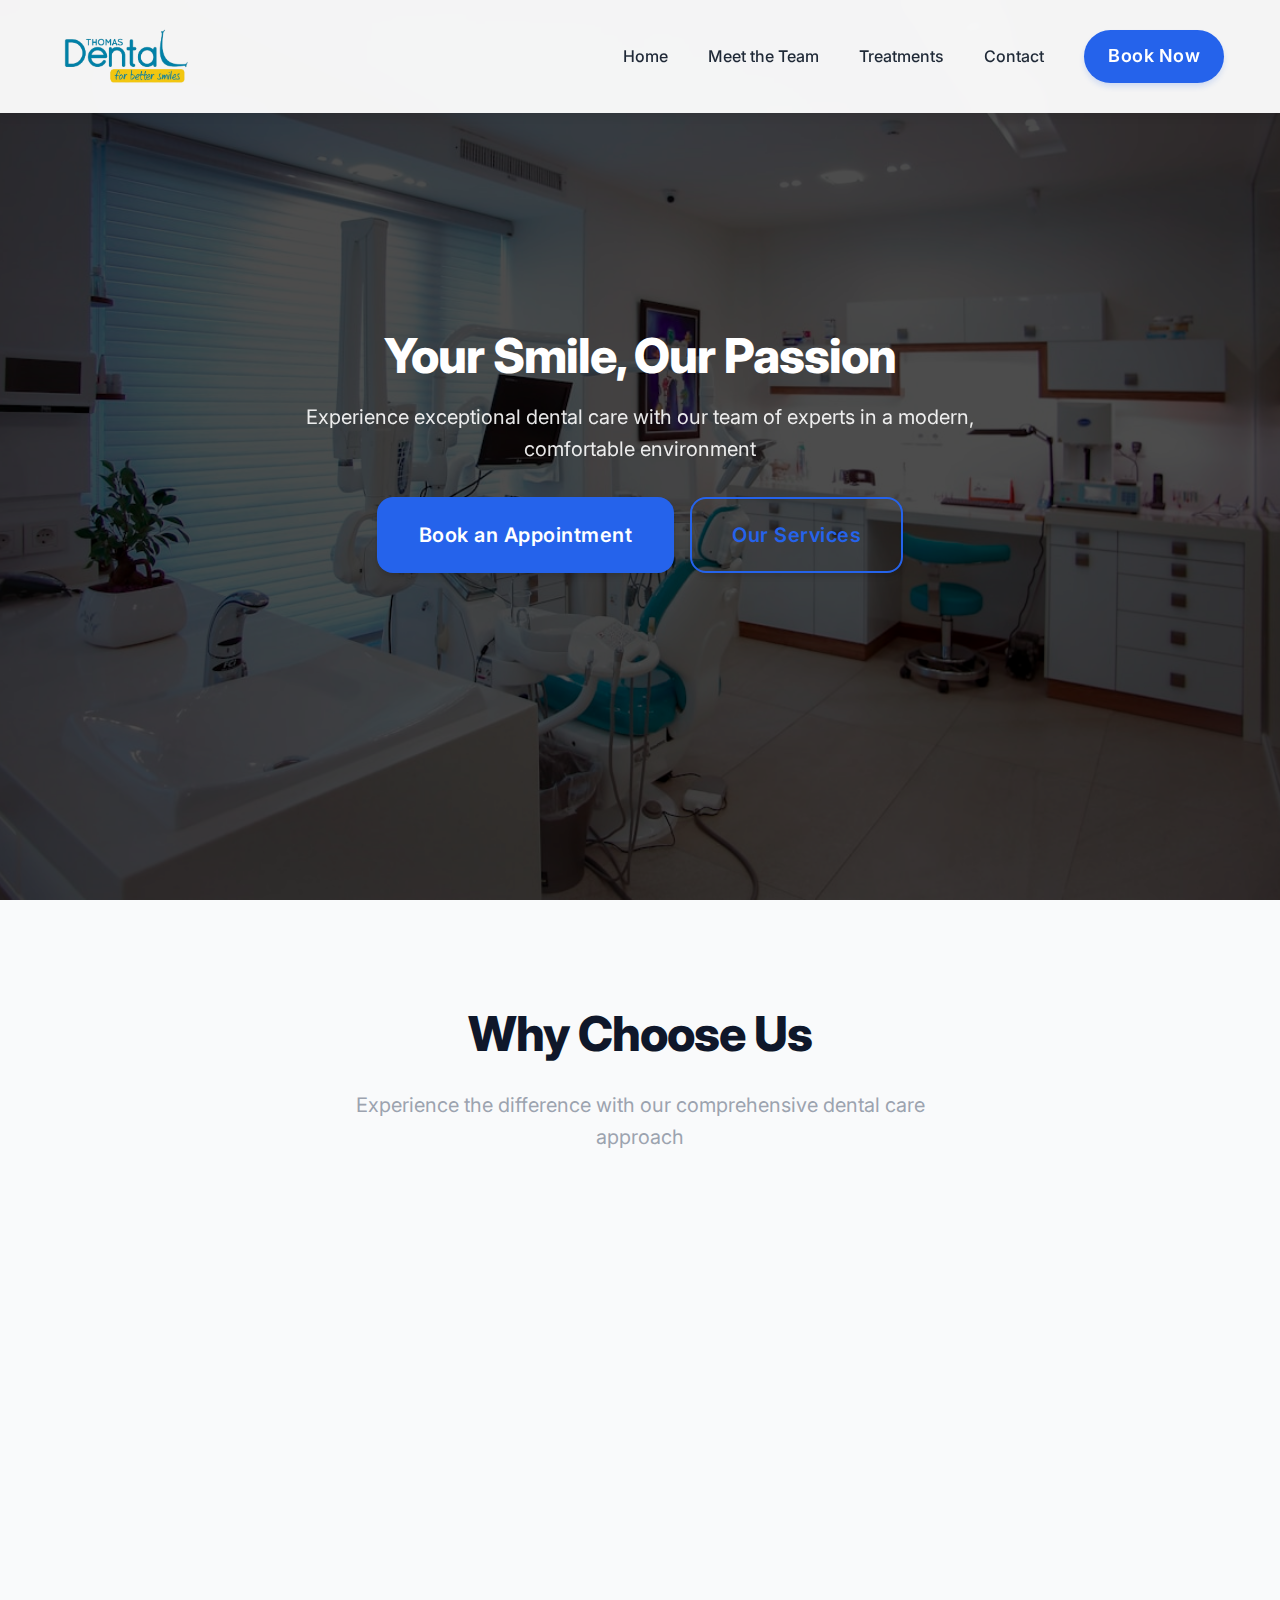
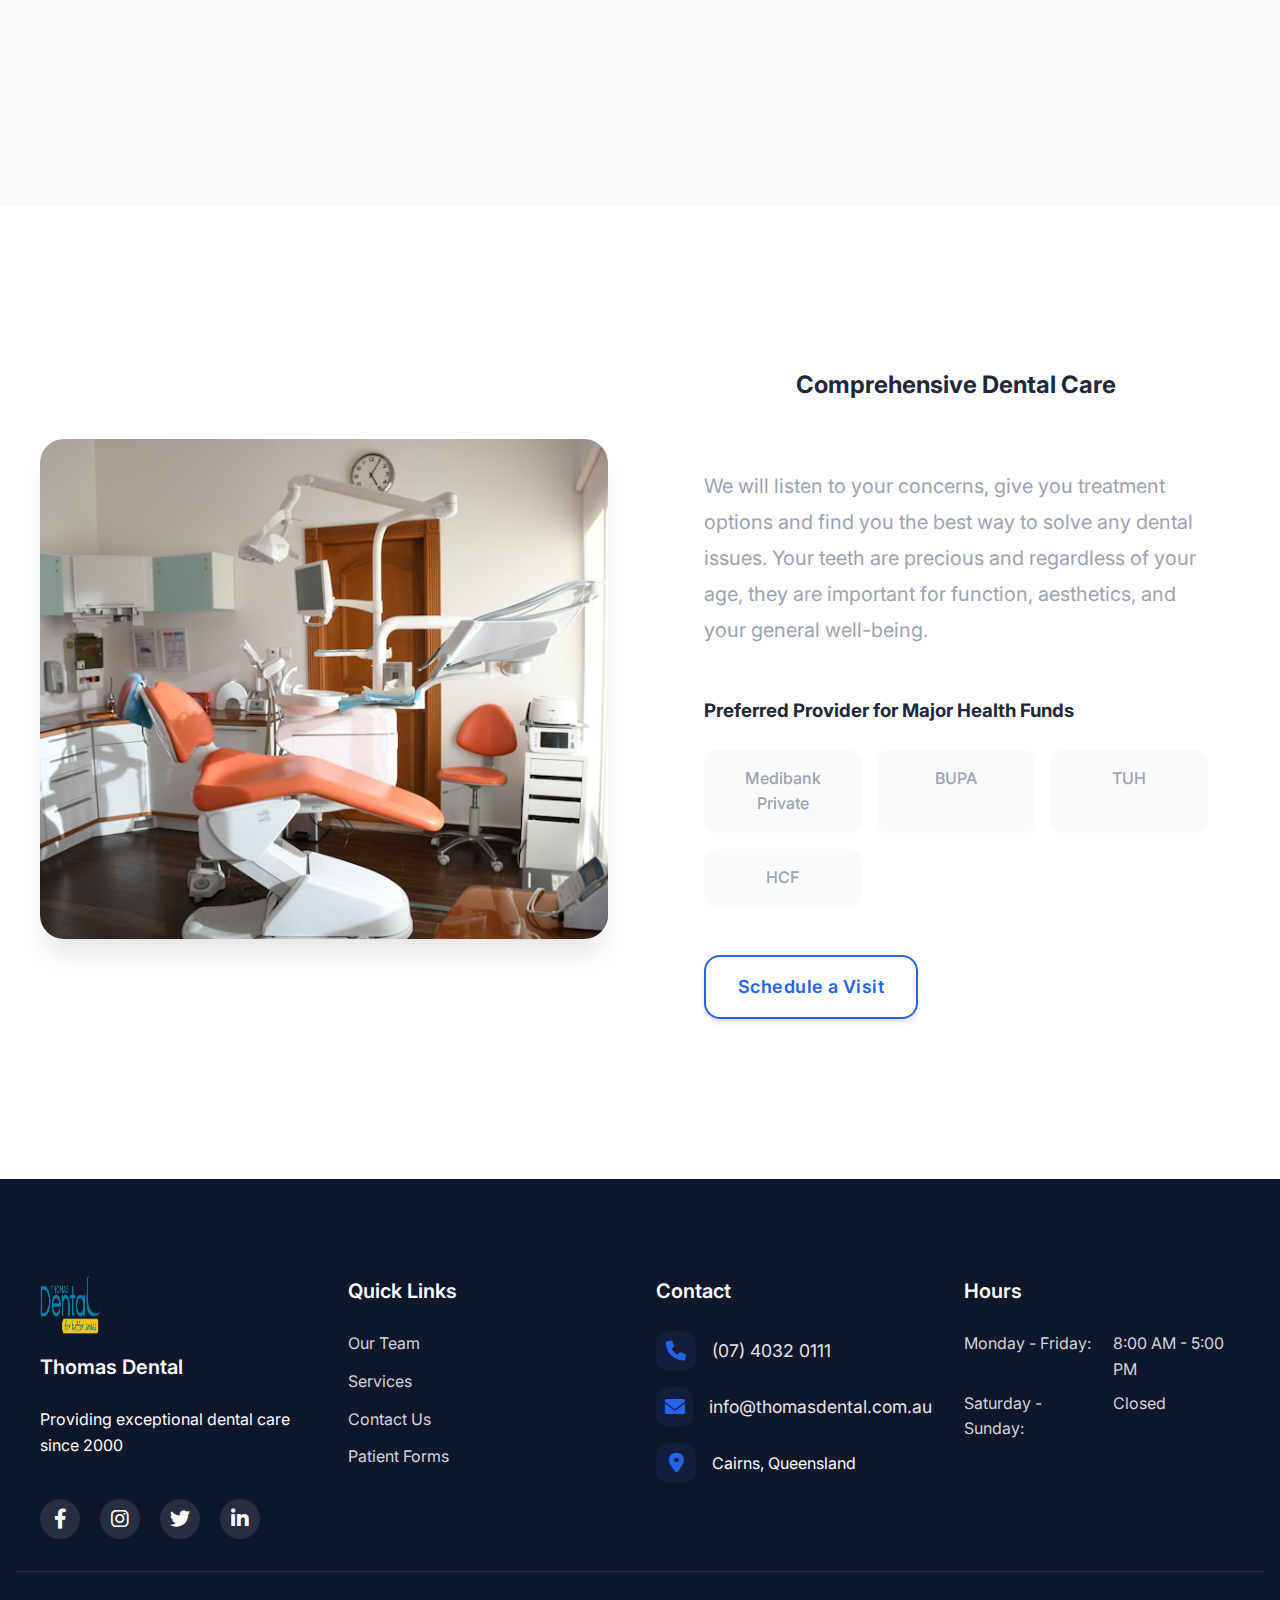
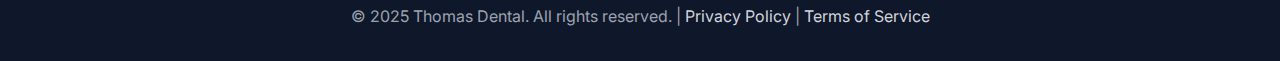
<file: index.html>
<!DOCTYPE html>
<html lang="en">
<head>
    <meta charset="UTF-8">
    <meta name="viewport" content="width=device-width, initial-scale=1.0">
    <title>Thomas Dental - Quality Dental Care</title>
    <meta name="description" content="Thomas Dental provides exceptional quality and comfortable dental care in Cairns. Book your appointment today!">
    <link rel="stylesheet" href="css/style.css">
    <link href="https://fonts.googleapis.com/css2?family=Inter:wght@300;400;500;600;700;800&display=swap" rel="stylesheet">
    <link rel="stylesheet" href="https://cdnjs.cloudflare.com/ajax/libs/font-awesome/6.0.0/css/all.min.css">
    <link rel="icon" type="image/png" href="logo-removebg-preview.png">
    <link rel="stylesheet" href="https://unpkg.com/aos@next/dist/aos.css" />
</head>
<body>
    <!-- Navigation -->
    <nav class="navbar">
        <div class="nav-container">
            <a href="index.html" class="logo">
                <img src="logo-removebg-preview.png" alt="Thomas Dental Logo">
                
            </a>
            <div class="nav-links">
                <a href="index.html" class="active">Home</a>
                <a href="team.html">Meet the Team</a>
                <a href="treatments.html">Treatments</a>
                <a href="contact.html">Contact</a>
                <a href="tel:+0740320111" class="btn">Book Now</a>
            </div>
            <button class="mobile-menu-btn" aria-label="Toggle menu">☰</button>
        </div>
    </nav>

    <!-- Hero Section -->
    <section class="hero">
        <div class="hero-content">
            <h1>Your Smile, Our Passion</h1>
            <p>Experience exceptional dental care with our team of experts in a modern, comfortable environment</p>
            <div class="btn-group">
                <a href="contact.html" class="btn btn-large">Book an Appointment</a>
                <a href="treatments.html" class="btn btn-outline btn-large">Our Services</a>
            </div>
        </div>
    </section>

    <!-- Features Section -->
    <section class="features">
        <div class="section-title">
            <h2>Why Choose Us</h2>
            <p>Experience the difference with our comprehensive dental care approach</p>
        </div>
        <div class="features-grid">
            <div class="feature-card" data-aos="fade-up" data-aos-delay="100">
                <img src="images/general-dentistry.jpg" alt="Expert Team" class="feature-image">
                <h3>Expert Team</h3>
                <p>Our highly qualified dentists and hygienists provide exceptional quality care with the latest dental technology.</p>
            </div>
            <div class="feature-card" data-aos="fade-up" data-aos-delay="100">
                <img src="images/cosmetic-dentistry.jpg" alt="Modern Practice" class="feature-image">
                <h3>Modern Practice</h3>
                <p>State-of-the-art facilities to make your visit as enjoyable and rewarding as possible.</p>
            </div>
            <div class="feature-card" data-aos="fade-up" data-aos-delay="100">
                <img src="images/root-canal.jpg" alt="Years of Experience" class="feature-image">
                <h3>20+ Years Experience</h3>
                <p>Providing excellent dental care to the Cairns community for over two decades.</p>
            </div>
        </div>
    </section>

    <!-- About Section -->
    <section class="about">
        <div class="about-grid">
            <div class="about-image">
                <img src="images/dental-implants.jpg" alt="Modern Dental Care" class="rounded-image">
            </div>
            <div class="about-content">
                <h2 class="section-title">Comprehensive Dental Care</h2>
                <p class="lead-text">We will listen to your concerns, give you treatment options and find you the best way to solve any dental issues. Your teeth are precious and regardless of your age, they are important for function, aesthetics, and your general well-being.</p>
                <div class="health-funds">
                    <h3>Preferred Provider for Major Health Funds</h3>
                    <div class="fund-logos">
                        <div class="fund-card">Medibank Private</div>
                        <div class="fund-card">BUPA</div>
                        <div class="fund-card">TUH</div>
                        <div class="fund-card">HCF</div>
                    </div>
                </div>
                <a href="contact.html" class="btn btn-outline">Schedule a Visit</a>
            </div>
        </div>
    </section>

    <!-- Footer -->
    <footer class="footer">
        <div class="footer-content">
            <div class="footer-section brand">
                <img src="logo-removebg-preview.png" alt="Thomas Dental Logo" class="footer-logo">
                <h3>Thomas Dental</h3>
                <p>Providing exceptional dental care since 2000</p>
                <div class="social-links">
                    <a href="#" aria-label="Facebook"><i class="fab fa-facebook-f"></i></a>
                    <a href="#" aria-label="Instagram"><i class="fab fa-instagram"></i></a>
                    <a href="#" aria-label="Twitter"><i class="fab fa-twitter"></i></a>
                    <a href="#" aria-label="LinkedIn"><i class="fab fa-linkedin-in"></i></a>
                </div>
            </div>
            <div class="footer-section">
                <h3>Quick Links</h3>
                <nav class="footer-nav">
                    <a href="team.html">Our Team</a>
                    <a href="treatments.html">Services</a>
                    <a href="contact.html">Contact Us</a>
                    <a href="#">Patient Forms</a>
                </nav>
            </div>
            <div class="footer-section">
                <h3>Contact</h3>
                <p><i class="fas fa-phone"></i> <a href="tel:+0740320111">(07) 4032 0111</a></p>
                <p><i class="fas fa-envelope"></i> <a href="mailto:info@thomasdental.com.au">info@thomasdental.com.au</a></p>
                <p><i class="fas fa-map-marker-alt"></i> Cairns, Queensland</p>
            </div>
            <div class="footer-section">
                <h3>Hours</h3>
                <div class="hours-grid">
                    <span>Monday - Friday:</span>
                    <span>8:00 AM - 5:00 PM</span>
                    <span>Saturday - Sunday:</span>
                    <span>Closed</span>
                </div>
            </div>
        </div>
        <div class="footer-bottom">
            <p>&copy; 2025 Thomas Dental. All rights reserved. | <a href="#">Privacy Policy</a> | <a href="#">Terms of Service</a></p>
        </div>
    </footer>

    <script src="js/main.js"></script>
    <script src="https://unpkg.com/aos@next/dist/aos.js"></script>
    <script>
        AOS.init({
            duration: 800,
            once: true
        });
    </script>
</body>
</html>
</file>
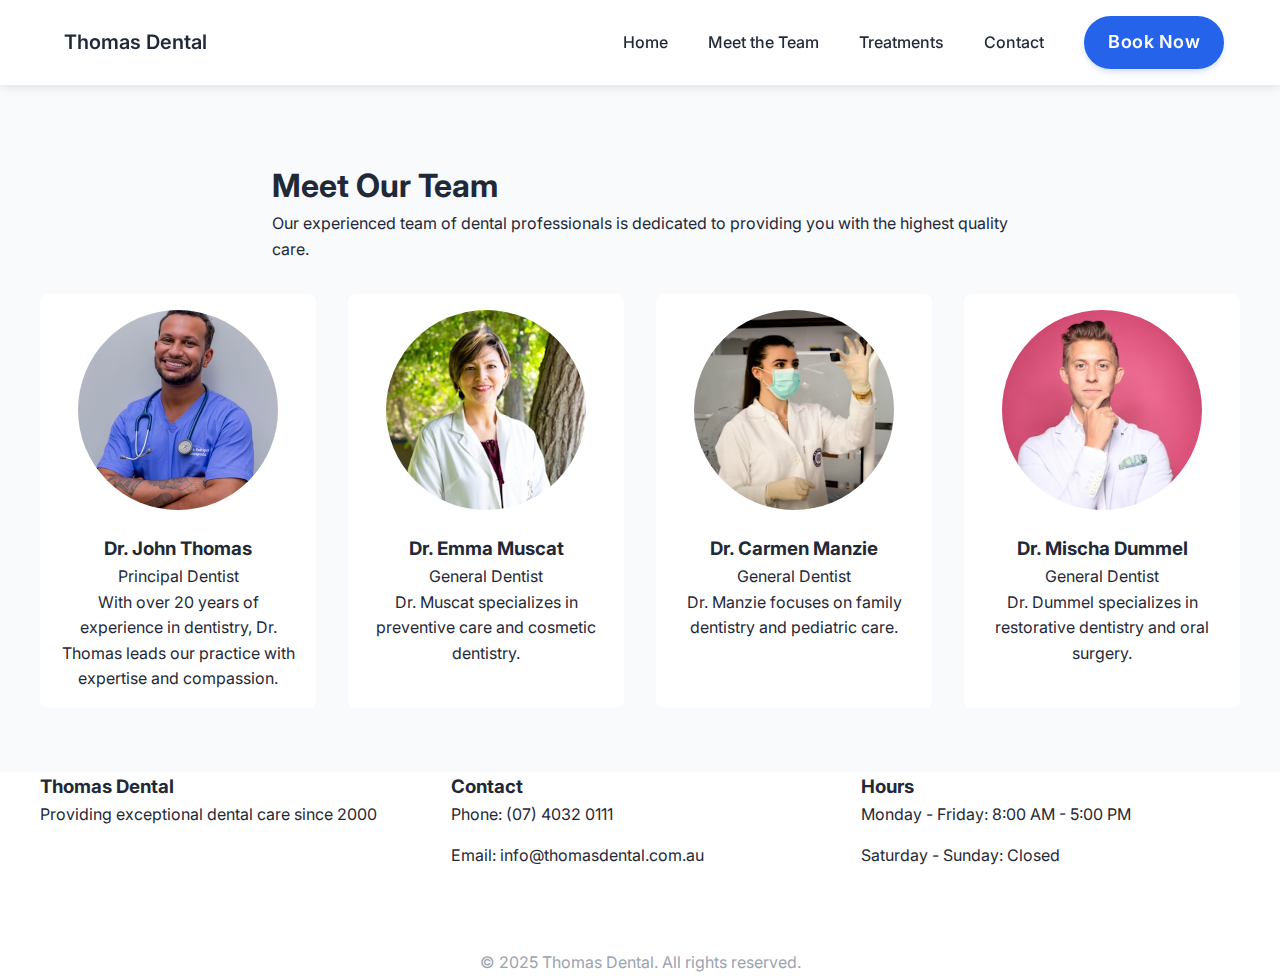
<file: team.html>
<!DOCTYPE html>
<html lang="en">
<head>
    <meta charset="UTF-8">
    <meta name="viewport" content="width=device-width, initial-scale=1.0">
    <title>Meet the Team - Thomas Dental</title>
    <link rel="stylesheet" href="css/style.css">
    <link href="https://fonts.googleapis.com/css2?family=Inter:wght@400;500;600;700&display=swap" rel="stylesheet">
</head>
<body>
    <!-- Navigation -->
    <nav class="navbar">
        <div class="nav-container">
            <a href="index.html" class="logo">Thomas Dental</a>
            <div class="nav-links">
                <a href="index.html">Home</a>
                <a href="team.html">Meet the Team</a>
                <a href="treatments.html">Treatments</a>
                <a href="contact.html">Contact</a>
                <a href="tel:+0740320111" class="btn">Book Now</a>
            </div>
            <button class="mobile-menu-btn">☰</button>
        </div>
    </nav>

    <!-- Team Section -->
    <section class="team">
        <div class="hero-content" style="padding-top: 6rem;">
            <h1>Meet Our Team</h1>
            <p>Our experienced team of dental professionals is dedicated to providing you with the highest quality care.</p>
        </div>
        <div class="team-grid">
            <div class="team-member">
                <img src="images/dr-john-thomas.jpg" alt="Dr. John Thomas">
                <h3>Dr. John Thomas</h3>
                <p>Principal Dentist</p>
                <p>With over 20 years of experience in dentistry, Dr. Thomas leads our practice with expertise and compassion.</p>
            </div>
            <div class="team-member">
                <img src="images/dr-emma-muscat.jpg" alt="Dr. Emma Muscat">
                <h3>Dr. Emma Muscat</h3>
                <p>General Dentist</p>
                <p>Dr. Muscat specializes in preventive care and cosmetic dentistry.</p>
            </div>
            <div class="team-member">
                <img src="images/dr-carmen-manzie.jpg" alt="Dr. Carmen Manzie">
                <h3>Dr. Carmen Manzie</h3>
                <p>General Dentist</p>
                <p>Dr. Manzie focuses on family dentistry and pediatric care.</p>
            </div>
            <div class="team-member">
                <img src="images/dr-mischa-dummel.jpg" alt="Dr. Mischa Dummel">
                <h3>Dr. Mischa Dummel</h3>
                <p>General Dentist</p>
                <p>Dr. Dummel specializes in restorative dentistry and oral surgery.</p>
            </div>
        </div>
    </section>

    <!-- Footer -->
    <footer>
        <div class="footer-content">
            <div class="footer-section">
                <h3>Thomas Dental</h3>
                <p>Providing exceptional dental care since 2000</p>
            </div>
            <div class="footer-section">
                <h3>Contact</h3>
                <p>Phone: (07) 4032 0111</p>
                <p>Email: info@thomasdental.com.au</p>
            </div>
            <div class="footer-section">
                <h3>Hours</h3>
                <p>Monday - Friday: 8:00 AM - 5:00 PM</p>
                <p>Saturday - Sunday: Closed</p>
            </div>
        </div>
        <div class="footer-bottom">
            <p>&copy; 2025 Thomas Dental. All rights reserved.</p>
        </div>
    </footer>

    <script src="js/main.js"></script>
</body>
</html>
</file>
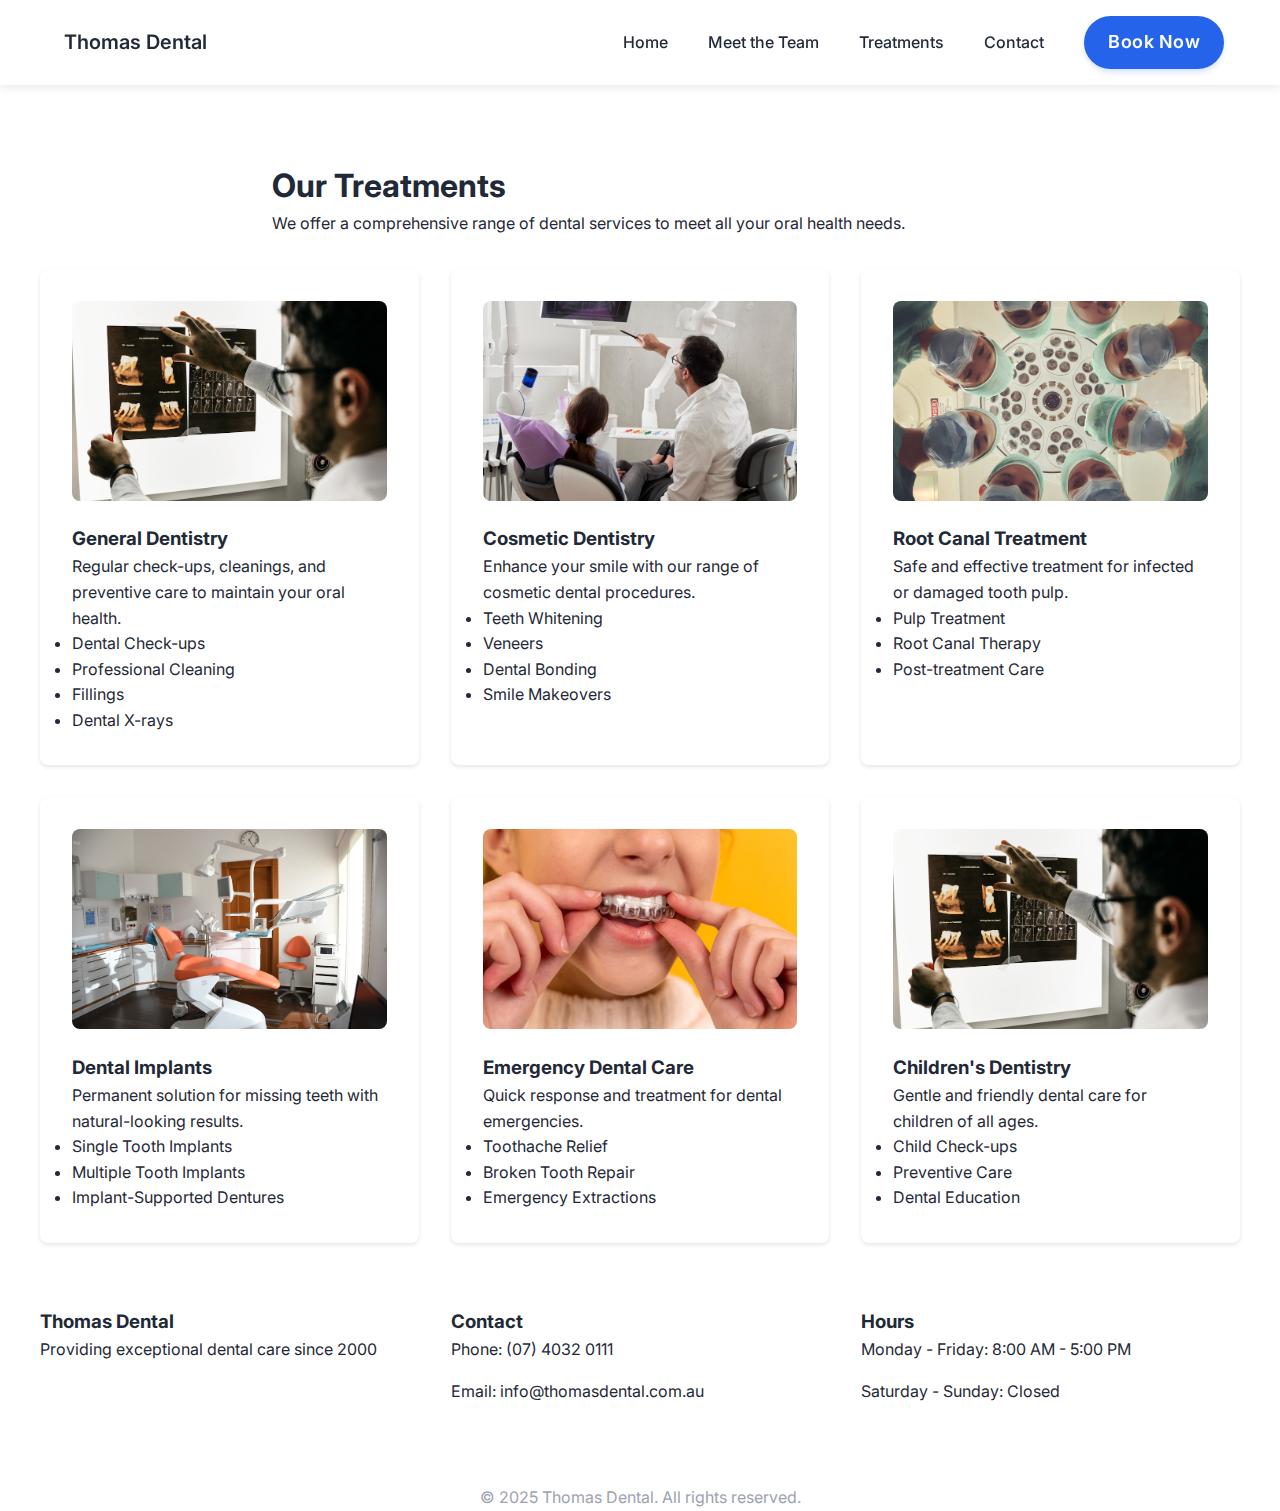
<file: treatments.html>
<!DOCTYPE html>
<html lang="en">
<head>
    <meta charset="UTF-8">
    <meta name="viewport" content="width=device-width, initial-scale=1.0">
    <title>Treatments - Thomas Dental</title>
    <link rel="stylesheet" href="css/style.css">
    <link href="https://fonts.googleapis.com/css2?family=Inter:wght@400;500;600;700&display=swap" rel="stylesheet">
</head>
<body>
    <!-- Navigation -->
    <nav class="navbar">
        <div class="nav-container">
            <a href="index.html" class="logo">Thomas Dental</a>
            <div class="nav-links">
                <a href="index.html">Home</a>
                <a href="team.html">Meet the Team</a>
                <a href="treatments.html">Treatments</a>
                <a href="contact.html">Contact</a>
                <a href="tel:+0740320111" class="btn">Book Now</a>
            </div>
            <button class="mobile-menu-btn">☰</button>
        </div>
    </nav>

    <!-- Treatments Section -->
    <section class="treatments">
        <div class="hero-content">
            <h1>Our Treatments</h1>
            <p>We offer a comprehensive range of dental services to meet all your oral health needs.</p>
        </div>
        <div class="treatments-grid">
            <div class="treatment-card">
                <img src="images/general-dentistry.jpg" alt="General Dentistry">
                <h3>General Dentistry</h3>
                <p>Regular check-ups, cleanings, and preventive care to maintain your oral health.</p>
                <ul>
                    <li>Dental Check-ups</li>
                    <li>Professional Cleaning</li>
                    <li>Fillings</li>
                    <li>Dental X-rays</li>
                </ul>
            </div>
            <div class="treatment-card">
                <img src="images/cosmetic-dentistry.jpg" alt="Cosmetic Dentistry">
                <h3>Cosmetic Dentistry</h3>
                <p>Enhance your smile with our range of cosmetic dental procedures.</p>
                <ul>
                    <li>Teeth Whitening</li>
                    <li>Veneers</li>
                    <li>Dental Bonding</li>
                    <li>Smile Makeovers</li>
                </ul>
            </div>
            <div class="treatment-card">
                <img src="images/root-canal.jpg" alt="Root Canal Treatment">
                <h3>Root Canal Treatment</h3>
                <p>Safe and effective treatment for infected or damaged tooth pulp.</p>
                <ul>
                    <li>Pulp Treatment</li>
                    <li>Root Canal Therapy</li>
                    <li>Post-treatment Care</li>
                </ul>
            </div>
            <div class="treatment-card">
                <img src="images/dental-implants.jpg" alt="Dental Implants">
                <h3>Dental Implants</h3>
                <p>Permanent solution for missing teeth with natural-looking results.</p>
                <ul>
                    <li>Single Tooth Implants</li>
                    <li>Multiple Tooth Implants</li>
                    <li>Implant-Supported Dentures</li>
                </ul>
            </div>
            <div class="treatment-card">
                <img src="images/emergency-dental.jpg" alt="Emergency Dental Care">
                <h3>Emergency Dental Care</h3>
                <p>Quick response and treatment for dental emergencies.</p>
                <ul>
                    <li>Toothache Relief</li>
                    <li>Broken Tooth Repair</li>
                    <li>Emergency Extractions</li>
                </ul>
            </div>
            <div class="treatment-card">
                <img src="images/children-dentistry.jpg" alt="Children's Dentistry">
                <h3>Children's Dentistry</h3>
                <p>Gentle and friendly dental care for children of all ages.</p>
                <ul>
                    <li>Child Check-ups</li>
                    <li>Preventive Care</li>
                    <li>Dental Education</li>
                </ul>
            </div>
        </div>
    </section>

    <!-- Footer -->
    <footer>
        <div class="footer-content">
            <div class="footer-section">
                <h3>Thomas Dental</h3>
                <p>Providing exceptional dental care since 2000</p>
            </div>
            <div class="footer-section">
                <h3>Contact</h3>
                <p>Phone: (07) 4032 0111</p>
                <p>Email: info@thomasdental.com.au</p>
            </div>
            <div class="footer-section">
                <h3>Hours</h3>
                <p>Monday - Friday: 8:00 AM - 5:00 PM</p>
                <p>Saturday - Sunday: Closed</p>
            </div>
        </div>
        <div class="footer-bottom">
            <p>&copy; 2025 Thomas Dental. All rights reserved.</p>
        </div>
    </footer>

    <script src="js/main.js"></script>
</body>
</html>
</file>
<file: css/style.css>
/* Global Styles */
:root {
  --primary: #2563EB;
  --secondary: #3B82F6;
  --accent: #60A5FA;
  --text: #1F2937;
  --light: #F8FAFC;
  --dark: #0F172A;
  --success: #10B981;
  --warning: #F59E0B;
  --error: #EF4444;
  --gray-50: #F9FAFB;
  --gray-100: #F3F4F6;
  --gray-200: #E5E7EB;
  --gray-300: #D1D5DB;
  --gray-400: #9CA3AF;
}

* {
  margin: 0;
  padding: 0;
  box-sizing: border-box;
}

html {
  scroll-behavior: smooth;
}

body {
  font-family: 'Inter', -apple-system, sans-serif;
  line-height: 1.6;
  color: var(--text);
  overflow-x: hidden;
}

.container {
  max-width: 1200px;
  margin: 0 auto;
  padding: 0 1rem;
}

/* Animations */
@keyframes fadeIn {
  from { opacity: 0; transform: translateY(20px); }
  to { opacity: 1; transform: translateY(0); }
}

.animate-fade-in {
  animation: fadeIn 0.6s ease-out forwards;
}

/* Utility Classes */
.text-center { text-align: center; }
.mb-2 { margin-bottom: 0.5rem; }
.mb-4 { margin-bottom: 1rem; }
.mb-8 { margin-bottom: 2rem; }

/* Navigation */
.navbar {
  background: rgba(255, 255, 255, 0.95);
  backdrop-filter: blur(10px);
  box-shadow: 0 2px 10px rgba(0,0,0,0.1);
  position: fixed;
  width: 100%;
  top: 0;
  z-index: 1000;
  transition: all 0.3s ease;
}

.navbar.scrolled {
  padding: 0.5rem 0;
  background: rgba(255, 255, 255, 0.98);
}

.nav-container {
  max-width: 1200px;
  margin: 0 auto;
  padding: 1rem;
  display: flex;
  justify-content: space-between;
  align-items: center;
}

.logo {
  font-size: 1.25rem;
  font-weight: 600;
  color: var(--gray-900);
  text-decoration: none;
  display: flex;
  align-items: center;
  gap: 0.5rem;
  padding: 0.5rem;
  transition: all 0.2s ease;
}

.logo:hover {
  opacity: 0.9;
}

.logo img {
  height: 65px;
  width: auto;
  padding: 5px 0;
}

.nav-links {
  display: flex;
  gap: 2.5rem;
  align-items: center;
}

.nav-links a {
  text-decoration: none;
  color: var(--text);
  font-weight: 500;
  transition: all 0.3s;
  position: relative;
  padding: 0.5rem 0;
}

.nav-links a.btn {
  background: var(--primary);
  color: white;
  padding: 0.75rem 1.5rem;
  border-radius: 50px;
  font-weight: 600;
  box-shadow: 0 4px 6px -1px rgba(37, 99, 235, 0.2);
  border: none;
  transform: translateY(0);
  transition: all 0.2s ease;
}

.nav-links a.btn:hover {
  transform: translateY(-2px);
  box-shadow: 0 6px 12px -2px rgba(37, 99, 235, 0.3);
  background: var(--secondary);
}

.nav-links a.btn:active {
  transform: translateY(0);
  box-shadow: 0 4px 6px -1px rgba(37, 99, 235, 0.2);
}

.nav-links a:not(.btn)::after {
  content: '';
  position: absolute;
  width: 0;
  height: 2px;
  bottom: 0;
  left: 0;
  background-color: var(--primary);
  transition: width 0.3s ease;
}

.nav-links a:not(.btn):hover::after {
  width: 100%;
}

.nav-links a:hover {
  color: var(--primary);
}

.mobile-menu-btn {
  display: none;
  background: none;
  border: none;
  font-size: 1.5rem;
  cursor: pointer;
  color: var(--text);
}

@media (max-width: 768px) {
    .mobile-menu-btn {
        display: block;
        width: 30px;
        height: 25px;
        position: relative;
        cursor: pointer;
        z-index: 1000;
    }

    .mobile-menu-btn span {
        display: block;
        width: 100%;
        height: 3px;
        background: var(--text);
        position: absolute;
        left: 0;
        transition: 0.25s ease-in-out;
    }

    .mobile-menu-btn span:nth-child(1) { top: 0; }
    .mobile-menu-btn span:nth-child(2) { top: 10px; }
    .mobile-menu-btn span:nth-child(3) { top: 20px; }

    .mobile-menu-btn.active span:nth-child(1) {
        top: 10px;
        transform: rotate(45deg);
    }

    .mobile-menu-btn.active span:nth-child(2) {
        opacity: 0;
    }

    .mobile-menu-btn.active span:nth-child(3) {
        top: 10px;
        transform: rotate(-45deg);
    }

    .nav-links {
        position: fixed;
        top: 0;
        left: 0;
        width: 100%;
        height: 100vh;
        background: white;
        display: flex;
        flex-direction: column;
        align-items: center;
        justify-content: center;
        gap: 2rem;
        transform: translateX(-100%);
        transition: 0.3s ease-in-out;
        z-index: 999;
    }

    .nav-links.active {
        transform: translateX(0);
    }

    .nav-links a {
        font-size: 1.2rem;
        padding: 1rem;
        width: 80%;
        text-align: center;
    }

    body.menu-open {
        overflow: hidden;
    }
}

.btn {
  display: inline-flex;
  align-items: center;
  justify-content: center;
  padding: 1rem 2rem;
  font-weight: 600;
  font-size: 1.125rem;
  color: white;
  background: var(--primary);
  border-radius: 1rem;
  text-decoration: none;
  transition: all 0.3s ease;
  border: 2px solid transparent;
  gap: 0.5rem;
  letter-spacing: 0.025em;
  box-shadow: 0 4px 6px -1px rgba(0, 0, 0, 0.1), 0 2px 4px -1px rgba(0, 0, 0, 0.06);
}

.btn:hover {
  transform: translateY(-2px);
  background: var(--secondary);
  box-shadow: 0 10px 15px -3px rgba(0, 0, 0, 0.1), 0 4px 6px -2px rgba(0, 0, 0, 0.05);
}

.btn-outline {
  background: transparent;
  border-color: var(--primary);
  color: var(--primary);
}

.btn-outline:hover {
  background: var(--primary);
  color: white;
}

.btn-large {
  padding: 1.25rem 2.5rem;
  font-size: 1.25rem;
}

.btn-group {
  display: flex;
  gap: 1rem;
  flex-wrap: wrap;
  justify-content: center;
}

.btn:hover {
  background: var(--secondary);
}

/* Hero Section */
.hero {
  position: relative;
  min-height: 100vh;
  display: flex;
  align-items: center;
  justify-content: center;
  color: white;
  text-align: center;
  overflow: hidden;
}

.hero::before {
  content: '';
  position: absolute;
  top: 0;
  left: 0;
  width: 100%;
  height: 100%;
  background-image: url('../images/hero-bg.jpg');
  background-size: cover;
  background-position: center;
  filter: brightness(0.3);
  z-index: -1;
}

.hero-content {
  max-width: 800px;
  margin: 0 auto;
  padding: 2rem;
  position: relative;
  z-index: 1;
  animation: fadeIn 1s ease-out;
}

.hero h1 {
  font-size: 4rem;
  font-weight: 800;
  margin-bottom: 1.5rem;
  line-height: 1.2;
  letter-spacing: -0.02em;
}

.hero p {
  font-size: 1.5rem;
  margin-bottom: 2.5rem;
  opacity: 0.9;
}

.hero-content {
  max-width: 800px;
  margin: 0 auto;
}

.hero h1 {
  font-size: 3rem;
  margin-bottom: 1rem;
}

.hero p {
  font-size: 1.25rem;
  margin-bottom: 2rem;
}

/* Features Section */
.features {
  padding: 8rem 1rem;
  background: var(--light);
}

.section-title {
  text-align: center;
  margin-bottom: 4rem;
}

.section-title h2 {
  font-size: 2.5rem;
  color: var(--gray-900);
  margin-bottom: 1rem;
  font-weight: 700;
}

.section-title p {
  color: var(--gray-600);
  max-width: 600px;
  margin: 0 auto;
  font-size: 1.1rem;
  line-height: 1.6;
}

/* Features Section */
.features {
  padding: 6rem 1rem;
  background: var(--gray-50);
}

.features-grid {
  display: grid;
  grid-template-columns: repeat(3, 1fr);
  gap: 2.5rem;
  max-width: 1200px;
  margin: 0 auto;
  padding: 0 1rem;
}

.feature-card {
  text-align: center;
  padding: 2rem;
  background: white;
  border-radius: 1rem;
  box-shadow: 0 4px 6px -1px rgba(0, 0, 0, 0.1), 0 2px 4px -1px rgba(0, 0, 0, 0.06);
  transition: transform 0.3s ease, box-shadow 0.3s ease;
  display: flex;
  flex-direction: column;
  align-items: center;
  min-height: 400px;
}

.feature-card:hover {
  transform: translateY(-5px);
  box-shadow: 0 10px 15px -3px rgba(0, 0, 0, 0.1), 0 4px 6px -2px rgba(0, 0, 0, 0.05);
}

.feature-card .feature-image {
  width: 100%;
  height: 200px;
  object-fit: cover;
  border-radius: 0.5rem;
  margin-bottom: 1.5rem;
}

.feature-card h3 {
  font-size: 1.25rem;
  color: var(--gray-900);
  margin-bottom: 1rem;
  font-weight: 600;
}

.feature-card p {
  color: var(--gray-600);
  line-height: 1.6;
  margin: 0;
  font-size: 1rem;
  max-width: 300px;
}

/* Form Styles */
.form-group {
  margin-bottom: 1.5rem;
}

/* Contact Form Side */
.contact-form-side {
  padding: 3rem;
}

.modern-form .form-row {
  display: grid;
  grid-template-columns: repeat(2, 1fr);
  gap: 1.5rem;
  margin-bottom: 1.5rem;
}

.modern-form .form-group {
  margin-bottom: 1.5rem;
}

.modern-form .full-width {
  grid-column: 1 / -1;
}

.modern-form label {
  display: block;
  margin-bottom: 0.75rem;
  font-weight: 600;
  color: var(--gray-800);
}

.modern-form input,
.modern-form select,
.modern-form textarea {
  width: 100%;
  padding: 1rem 1.25rem;
  border: 1px solid var(--gray-200);
  border-radius: 0.75rem;
  font-size: 1rem;
  transition: all 0.3s ease;
  color: var(--gray-900);
  background: white;
}

.modern-form input:focus,
.modern-form select:focus,
.modern-form textarea:focus {
  outline: none;
  border-color: var(--primary);
  box-shadow: 0 0 0 4px rgba(37, 99, 235, 0.1);
}

.submit-btn {
  width: 100%;
  padding: 1.25rem;
  background: var(--primary);
  color: white;
  border: none;
  border-radius: 0.75rem;
  font-size: 1.1rem;
  font-weight: 600;
  display: flex;
  align-items: center;
  justify-content: center;
  gap: 0.75rem;
  cursor: pointer;
  transition: all 0.3s ease;
}

.submit-btn:hover {
  background: var(--secondary);
  transform: translateY(-2px);
}

.map-container {
  margin-top: 4rem;
  border-radius: 1.5rem;
  overflow: hidden;
  box-shadow: 0 20px 40px -10px rgba(0, 0, 0, 0.1);
}

@media (max-width: 992px) {
  .contact-card-grid {
    grid-template-columns: 1fr;
  }
  
  .quick-contact {
    grid-template-columns: 1fr;
  }
  
  .contact-intro h1 {
    font-size: 2.5rem;
  }
}

@media (max-width: 768px) {
  .modern-form .form-row {
    grid-template-columns: 1fr;
  }
  
  .contact-info-side,
  .contact-form-side {
    padding: 2rem;
  }
}

.contact-form input,
.contact-form textarea,
.contact-form select {
  width: 100%;
  padding: 1rem 1.25rem;
  border: 1px solid var(--gray-300);
  border-radius: 0.75rem;
  font-size: 1.05rem;
  transition: all 0.2s;
  color: var(--gray-900);
  background: white;
  box-shadow: 0 1px 2px rgba(0, 0, 0, 0.05);
}

.contact-form input:focus,
.contact-form textarea:focus,
.contact-form select:focus {
  outline: none;
  border-color: var(--primary);
  background: white;
  box-shadow: 0 0 0 4px rgba(37, 99, 235, 0.1);
}

.contact-form textarea {
  min-height: 150px;
  resize: vertical;
}

.contact-form button {
  width: 100%;
  padding: 1rem;
  font-size: 1.1rem;
  border-radius: 0.75rem;
  background: var(--primary);
  color: white;
  border: none;
  font-weight: 600;
  cursor: pointer;
  transition: all 0.2s;
  display: flex;
  align-items: center;
  justify-content: center;
  gap: 0.5rem;
}

.contact-form button:hover {
  background: var(--secondary);
  transform: translateY(-2px);
}

.contact-form button i {
  font-size: 1.1rem;
}

/* Map Section Styles */
.map-section {
  margin-top: 2rem;
  border-radius: 1.5rem;
  overflow: hidden;
  box-shadow: 0 10px 25px -5px rgba(0, 0, 0, 0.1);
  margin-bottom: -2rem;
}

.map-section iframe {
  display: block;
  width: 100%;
  height: 450px;
  border: none;
}

@media (max-width: 992px) {
  .features-grid {
    grid-template-columns: repeat(2, 1fr);
  }
}

@media (max-width: 768px) {
  .features-grid {
    grid-template-columns: 1fr;
  }

  .section-title h2 {
    font-size: 2rem;
  }
}

/* Contact Section */
.contact-hero {
  background: linear-gradient(rgba(0, 0, 0, 0.6), rgba(0, 0, 0, 0.6)), url('../images/dental-hero.jpg');
  background-size: cover;
  background-position: center;
  min-height: 500px;
  display: flex;
  align-items: center;
  justify-content: center;
  text-align: center;
  color: white;
  margin-top: 60px;
  position: relative;
  padding: 2rem;
}

.contact-hero::before {
  content: '';
  position: absolute;
  bottom: 0;
  left: 0;
  right: 0;
  height: 150px;
  background: linear-gradient(to top, var(--gray-50), transparent);
}

.contact-hero .hero-content {
  max-width: 800px;
  padding: 2rem;
  position: relative;
  z-index: 1;
}

.contact-hero h1 {
  font-size: 3.5rem;
  font-weight: 800;
  margin-bottom: 1.5rem;
  text-shadow: 0 2px 4px rgba(0, 0, 0, 0.2);
  letter-spacing: -0.02em;
}

.contact-hero p {
  font-size: 1.35rem;
  opacity: 1;
  max-width: 600px;
  margin: 0 auto 2rem;
  line-height: 1.6;
  text-shadow: 0 1px 2px rgba(0, 0, 0, 0.1);
  font-weight: 400;
}

.hero-badges {
  display: flex;
  justify-content: center;
  gap: 2rem;
  margin-top: 2rem;
}

.hero-badges .badge {
  display: flex;
  align-items: center;
  gap: 0.75rem;
  background: rgba(255, 255, 255, 0.1);
  padding: 1rem 1.5rem;
  border-radius: 50px;
  backdrop-filter: blur(10px);
  transition: all 0.3s ease;
}

.hero-badges .badge:hover {
  background: rgba(255, 255, 255, 0.2);
  transform: translateY(-2px);
}

.hero-badges .badge i {
  font-size: 1.25rem;
  color: var(--primary);
}

.hero-badges .badge span {
  font-weight: 500;
  font-size: 1.1rem;
}

.contact-hero .hero-content {
  max-width: 800px;
  padding: 2rem;
}

.contact-hero h1 {
  font-size: 3rem;
  font-weight: 700;
  margin-bottom: 1rem;
}

.contact-hero p {
  font-size: 1.25rem;
  opacity: 0.9;
  max-width: 600px;
  margin: 0 auto;
}

/* Main Contact Section */
.main-contact-section {
  background: var(--gray-50);
  padding: 4rem 2rem;
}

.contact-card-wrapper {
  max-width: 1200px;
  margin: 0 auto;
}

.contact-card-grid {
  display: grid;
  grid-template-columns: 1fr 1.5fr;
  gap: 3rem;
  background: white;
  border-radius: 1.5rem;
  overflow: hidden;
  box-shadow: 0 20px 40px -10px rgba(0, 0, 0, 0.1);
}

.contact-info-side {
  background: linear-gradient(135deg, var(--primary) 0%, var(--secondary) 100%);
  padding: 3rem;
  color: white;
  position: relative;
  overflow: hidden;
}

.contact-info-side::before {
  content: '';
  position: absolute;
  top: 0;
  left: 0;
  right: 0;
  bottom: 0;
  background: url('../images/pattern.png');
  opacity: 0.1;
}

.contact-info-side h2 {
  font-size: 2rem;
  font-weight: 700;
  margin-bottom: 1rem;
  position: relative;
}

.contact-subtitle {
  font-size: 1.1rem;
  opacity: 0.9;
  margin-bottom: 3rem;
  position: relative;
}

.contact-details {
  position: relative;
}

.contact-detail-item {
  display: flex;
  align-items: flex-start;
  gap: 1.5rem;
  margin-bottom: 2rem;
}

.contact-detail-item i {
  font-size: 1.5rem;
  background: rgba(255, 255, 255, 0.1);
  padding: 1rem;
  border-radius: 0.75rem;
}

.contact-detail-item h4 {
  font-size: 1.1rem;
  margin-bottom: 0.5rem;
  font-weight: 600;
}

.contact-detail-item p,
.contact-detail-item a {
  color: rgba(255, 255, 255, 0.9);
  text-decoration: none;
  line-height: 1.6;
}

.social-links {
  display: flex;
  gap: 1rem;
  margin-top: 3rem;
  position: relative;
}

.social-link {
  width: 2.5rem;
  height: 2.5rem;
  display: flex;
  align-items: center;
  justify-content: center;
  background: rgba(255, 255, 255, 0.1);
  border-radius: 0.75rem;
  color: white;
  text-decoration: none;
  transition: all 0.3s ease;
}

.social-link:hover {
  background: rgba(255, 255, 255, 0.2);
  transform: translateY(-2px);
}

.contact-grid {
  display: grid;
  grid-template-columns: 1fr 1fr;
  gap: 4rem;
  margin-bottom: 2rem;
}

@media (max-width: 768px) {
  .contact-grid {
    grid-template-columns: 1fr;
    gap: 3rem;
  }
}

.contact-container {
  max-width: 1200px;
  margin: 0 auto;
  background: white;
  padding: 3rem;
  border-radius: 1.5rem;
  box-shadow: 0 10px 25px -5px rgba(0, 0, 0, 0.1);
  position: relative;
  overflow: hidden;
}

.contact-container::before {
  content: '';
  position: absolute;
  top: 0;
  left: 0;
  right: 0;
  height: 6px;
  background: var(--primary);
  background: linear-gradient(to right, var(--primary), var(--secondary));
}

.contact-grid {
  display: grid;
  grid-template-columns: 1fr 1.5fr;
  gap: 4rem;
}

.contact-form {
  padding: 2rem;
}

.contact-form h2 {
  font-size: 2rem;
  margin-bottom: 2rem;
  color: var(--gray-900);
  font-weight: 700;
  position: relative;
  padding-bottom: 1rem;
}

.contact-form h2::after {
  content: '';
  position: absolute;
  bottom: 0;
  left: 0;
  width: 60px;
  height: 4px;
  background: var(--primary);
  border-radius: 2px;
}

.contact-form .form-group {
  margin-bottom: 1.5rem;
}

.contact-form label {
  display: block;
  margin-bottom: 0.5rem;
  font-weight: 500;
  color: var(--gray-700);
}

.contact-form input,
.contact-form textarea,
.contact-form select {
  width: 100%;
  padding: 0.75rem 1rem;
  border: 1px solid var(--gray-200);
  border-radius: 0.5rem;
  font-size: 1rem;
  transition: all 0.2s;
}

.contact-form input:focus,
.contact-form textarea:focus,
.contact-form select:focus {
  outline: none;
  border-color: var(--primary);
  box-shadow: 0 0 0 3px rgba(37, 99, 235, 0.1);
}

.contact-form button {
  width: 100%;
  padding: 0.875rem;
  margin-top: 1rem;
  font-weight: 600;
}

.contact-form .error-message {
  color: var(--error);
  font-size: 0.875rem;
  margin-top: 0.5rem;
}

.contact-form .success-message {
  color: var(--success);
  font-size: 0.875rem;
  margin-top: 0.5rem;
  padding: 0.75rem;
  background: rgba(16, 185, 129, 0.1);
  border-radius: 0.5rem;
}

.contact-info {
  padding: 2rem;
  background: white;
}

.contact-info h2 {
  font-size: 2rem;
  margin-bottom: 2rem;
  color: var(--gray-900);
  position: relative;
  padding-bottom: 1rem;
  font-weight: 700;
}

.contact-info h2::after {
  content: '';
  position: absolute;
  bottom: 0;
  left: 0;
  width: 60px;
  height: 4px;
  background: var(--primary);
  border-radius: 2px;
}

.contact-info .info-item {
  display: flex;
  align-items: flex-start;
  gap: 1.5rem;
  margin-bottom: 2rem;
  padding: 2rem;
  border-radius: 1rem;
  background: var(--gray-50);
  transition: all 0.2s;
  border: 1px solid var(--gray-200);
}

.contact-info .info-item:hover {
  transform: translateY(-2px);
  background: white;
  box-shadow: 0 4px 6px -1px rgba(0, 0, 0, 0.1);
}

.contact-info .info-item i {
  font-size: 1.5rem;
  color: var(--primary);
  background: rgba(37, 99, 235, 0.1);
  padding: 1.25rem;
  border-radius: 0.75rem;
  box-shadow: 0 2px 4px rgba(37, 99, 235, 0.1);
}

.contact-info .info-item h3 {
  font-size: 1.2rem;
  margin-bottom: 0.75rem;
  color: var(--gray-900);
  font-weight: 600;
}

.contact-info .info-item p {
  color: var(--gray-700);
  line-height: 1.6;
  margin: 0;
  font-size: 1.05rem;
}

.contact-info .info-item h3 {
  font-size: 1.1rem;
  margin-bottom: 0.5rem;
  color: var(--gray-900);
}

.contact-info .info-item p {
  color: var(--gray-600);
  line-height: 1.6;
  margin: 0;
}

.contact-info .info-item a {
  color: var(--primary);
  text-decoration: none;
  transition: color 0.2s;
}

.contact-info .info-item a:hover {
  color: var(--secondary);
}

.contact-info .social-links {
  display: flex;
  gap: 1rem;
  margin-top: 2rem;
}

.contact-info .social-links a {
  width: 2.5rem;
  height: 2.5rem;
  display: flex;
  align-items: center;
  justify-content: center;
  background: var(--gray-50);
  border-radius: 0.75rem;
  color: var(--gray-600);
  transition: all 0.2s;
}

.contact-info .social-links a:hover {
  background: var(--primary);
  color: white;
  transform: translateY(-2px);
}

.contact-info h2 {
  font-size: 1.75rem;
  margin-bottom: 2rem;
  color: var(--gray-900);
}

.contact-info .info-item {
  display: flex;
  align-items: flex-start;
  gap: 1rem;
  margin-bottom: 1.5rem;
}

.contact-info .info-item i {
  font-size: 1.25rem;
  color: var(--primary);
  margin-top: 0.25rem;
}

.contact-info .info-item h3 {
  font-size: 1.1rem;
  margin-bottom: 0.5rem;
  color: var(--gray-900);
}

.contact-info .info-item p {
  color: var(--gray-600);
  line-height: 1.6;
  margin: 0;
}

.contact-info .social-links {
  display: flex;
  gap: 1rem;
  margin-top: 2rem;
}

.contact-info .social-links a {
  width: 2.5rem;
  height: 2.5rem;
  display: flex;
  align-items: center;
  justify-content: center;
  background: var(--gray-50);
  border-radius: 0.5rem;
  color: var(--gray-600);
  transition: all 0.2s;
}

.contact-info .social-links a:hover {
  background: var(--primary);
  color: white;
}

@media (max-width: 768px) {
  .contact-grid {
    grid-template-columns: 1fr;
    gap: 3rem;
  }
  
  .contact-container {
    padding: 2rem;
  }
  
  .contact-form,
  .contact-info {
    padding: 1rem;
  }
}

.page-header {
  background: var(--primary);
  color: white;
  padding: 4rem 1rem;
  text-align: center;
  margin-bottom: 4rem;
}

.page-header h1 {
  font-size: 2.5rem;
  font-weight: 700;
  margin-bottom: 1rem;
}

.page-header p {
  font-size: 1.1rem;
  max-width: 600px;
  margin: 0 auto;
  opacity: 0.9;
}

.contact-grid {
  max-width: 1200px;
  margin: 0 auto;
  display: grid;
  grid-template-columns: 1fr 1.5fr;
  gap: 4rem;
  padding: 0 1rem;
}

.contact-form {
  padding: 3rem;
  background: white;
  border-radius: 1.5rem;
  box-shadow: 0 20px 25px -5px rgba(0, 0, 0, 0.1), 0 10px 10px -5px rgba(0, 0, 0, 0.04);
  transition: transform 0.3s ease, box-shadow 0.3s ease;
}

.contact-form:hover {
  transform: translateY(-5px);
  box-shadow: 0 25px 30px -5px rgba(0, 0, 0, 0.1), 0 15px 15px -5px rgba(0, 0, 0, 0.05);
}

.contact-info {
  padding: 3rem;
  background: white;
  border-radius: 1.5rem;
  box-shadow: 0 20px 25px -5px rgba(0, 0, 0, 0.1), 0 10px 10px -5px rgba(0, 0, 0, 0.04);
  transition: transform 0.3s ease, box-shadow 0.3s ease;
}

.contact-info:hover {
  transform: translateY(-5px);
  box-shadow: 0 25px 30px -5px rgba(0, 0, 0, 0.1), 0 15px 15px -5px rgba(0, 0, 0, 0.05);
}

@media (max-width: 768px) {
  .contact-grid {
    grid-template-columns: 1fr;
    gap: 3rem;
  }
  
  .page-header {
    padding: 3rem 1rem;
  }
  
  .page-header h1 {
    font-size: 2rem;
  }
}

.section-title h2 {
  font-size: 3rem;
  font-weight: 800;
  color: var(--dark);
  margin-bottom: 1rem;
  letter-spacing: -0.02em;
}

.section-title p {
  font-size: 1.25rem;
  color: var(--gray-400);
  max-width: 600px;
  margin: 0 auto;
}

.features-grid {
  max-width: 1200px;
  margin: 0 auto;
  display: grid;
  grid-template-columns: repeat(auto-fit, minmax(300px, 1fr));
  gap: 2rem;
  padding: 0 1rem;
}

.feature-card {
  background: white;
  border-radius: 1.5rem;
  overflow: hidden;
  box-shadow: 0 4px 6px -1px rgba(0, 0, 0, 0.1), 0 2px 4px -1px rgba(0, 0, 0, 0.06);
  transition: transform 0.3s ease, box-shadow 0.3s ease;
}

.feature-card:hover {
  transform: translateY(-5px);
  box-shadow: 0 20px 25px -5px rgba(0, 0, 0, 0.1), 0 10px 10px -5px rgba(0, 0, 0, 0.04);
}

.feature-image {
  width: 100%;
  height: 200px;
  object-fit: cover;
}

.feature-card h3 {
  color: var(--dark);
  font-size: 1.5rem;
  margin: 1.5rem;
  font-weight: 700;
}

.feature-card p {
  color: var(--gray-400);
  margin: 0 1.5rem 1.5rem;
  line-height: 1.6;
}

.animate-on-scroll {
  opacity: 0;
  transform: translateY(20px);
  transition: opacity 0.6s ease, transform 0.6s ease;
}

.animate-on-scroll.animated {
  opacity: 1;
  transform: translateY(0);
}

.feature-card {
  background: white;
  padding: 2rem;
  border-radius: 0.5rem;
  box-shadow: 0 2px 4px rgba(0,0,0,0.1);
}

.feature-card h3 {
  color: var(--primary);
  margin-bottom: 1rem;
}

/* About Section */
.about {
  padding: 4rem 1rem;
}

.about {
  padding: 8rem 1rem;
  background: white;
}

.about-grid {
  max-width: 1200px;
  margin: 0 auto;
  display: grid;
  grid-template-columns: 1fr 1fr;
  gap: 4rem;
  align-items: center;
}

.about-image {
  position: relative;
}

.rounded-image {
  width: 100%;
  height: 500px;
  object-fit: cover;
  border-radius: 1.5rem;
  box-shadow: 0 20px 25px -5px rgba(0, 0, 0, 0.1);
}

.about-content {
  padding: 2rem;
}

.lead-text {
  font-size: 1.25rem;
  color: var(--gray-400);
  margin-bottom: 2rem;
  line-height: 1.8;
}

.health-funds {
  margin: 3rem 0;
}

.fund-logos {
  display: grid;
  grid-template-columns: repeat(auto-fit, minmax(150px, 1fr));
  gap: 1rem;
  margin-top: 1.5rem;
}

.fund-card {
  background: var(--gray-50);
  padding: 1rem;
  border-radius: 0.75rem;
  text-align: center;
  font-weight: 500;
  color: var(--gray-400);
  transition: all 0.3s ease;
}

.fund-card:hover {
  background: var(--gray-100);
  transform: translateY(-2px);
}

@media (max-width: 768px) {
  .about-grid {
    grid-template-columns: 1fr;
  }
  
  .about-image {
    order: -1;
  }
  
  .rounded-image {
    height: 300px;
  }
}

/* Team Section */
.team {
  padding: 4rem 1rem;
  background: var(--light);
}

.team-grid {
  max-width: 1200px;
  margin: 0 auto;
  display: grid;
  grid-template-columns: repeat(auto-fit, minmax(250px, 1fr));
  gap: 2rem;
}

.team-member {
  background: white;
  padding: 1rem;
  border-radius: 0.5rem;
  text-align: center;
}

.team-member img {
  width: 200px;
  height: 200px;
  border-radius: 50%;
  object-fit: cover;
  margin-bottom: 1rem;
}

/* Contact Section */
.contact {
  padding: 4rem 1rem;
}

.contact-grid {
  max-width: 1200px;
  margin: 0 auto;
  display: grid;
  grid-template-columns: repeat(auto-fit, minmax(300px, 1fr));
  gap: 2rem;
}

.contact-info, .contact-form {
  padding: 2rem;
}

.contact-form form {
  display: grid;
  gap: 1rem;
}

.contact-form input,
.contact-form textarea {
  padding: 0.75rem;
  border: 1px solid #ddd;
  border-radius: 0.5rem;
}

/* Contact Form Styles */
.contact-hero {
  background: linear-gradient(rgba(0, 0, 0, 0.6), rgba(0, 0, 0, 0.6)), url('../images/contact-bg.jpg');
  background-size: cover;
  background-position: center;
  height: 400px;
  display: flex;
  align-items: center;
  justify-content: center;
  text-align: center;
  color: white;
  margin-top: 80px;
}

.contact-section {
  padding: 4rem 1rem;
  background: white;
}

.page-header {
  background: var(--primary);
  color: white;
  padding: 4rem 1rem;
  text-align: center;
  margin-bottom: 4rem;
}

.page-header h1 {
  font-size: 2.5rem;
  font-weight: 700;
  margin-bottom: 1rem;
}

.page-header p {
  font-size: 1.1rem;
  max-width: 600px;
  margin: 0 auto;
  opacity: 0.9;
}

.contact-hero {
  margin-top: 80px;
  height: 300px;
  background: linear-gradient(rgba(0, 0, 0, 0.7), rgba(0, 0, 0, 0.7)), url('../images/contact-bg.jpg');
  background-size: cover;
  background-position: center;
  display: flex;
  align-items: center;
  justify-content: center;
  text-align: center;
  color: white;
}

.contact-hero h1 {
  font-size: 3rem;
  font-weight: 800;
  margin-bottom: 1rem;
  text-shadow: 0 2px 4px rgba(0, 0, 0, 0.1);
}

.contact-hero p {
  font-size: 1.25rem;
  max-width: 600px;
  margin: 0 auto;
  opacity: 0.9;
}

.contact-grid {
  max-width: 1200px;
  margin: 0 auto;
  display: grid;
  grid-template-columns: 1fr 1.5fr;
  gap: 4rem;
  padding: 0 1rem;
}

@media (max-width: 768px) {
  .contact-grid {
    grid-template-columns: 1fr;
    gap: 3rem;
  }
  
  .page-header {
    padding: 3rem 1rem;
  }
  
  .page-header h1 {
    font-size: 2rem;
  }
}

@media (max-width: 768px) {
  .contact-grid {
    grid-template-columns: 1fr;
    margin-top: -40px;
  }
  
  .contact-hero {
    height: 250px;
  }
  
  .contact-hero h1 {
    font-size: 2.5rem;
  }
}

.contact-info {
  padding: 2rem;
  background: white;
  border-radius: 1.5rem;
  box-shadow: 0 4px 6px -1px rgba(0, 0, 0, 0.1);
}

.info-item {
  display: flex;
  align-items: flex-start;
  gap: 1rem;
  margin-bottom: 2rem;
}

.info-item i {
  color: var(--primary);
  font-size: 1.5rem;
  width: 24px;
}

.info-item h3 {
  color: var(--dark);
  font-size: 1.125rem;
  margin-bottom: 0.5rem;
}

.info-item p {
  color: var(--gray-500);
  line-height: 1.6;
}

.contact-form {
  padding: 3rem;
  background: white;
  border-radius: 1.5rem;
  box-shadow: 0 20px 25px -5px rgba(0, 0, 0, 0.1), 0 10px 10px -5px rgba(0, 0, 0, 0.04);
  transition: transform 0.3s ease, box-shadow 0.3s ease;
}

.contact-form:hover {
  transform: translateY(-5px);
  box-shadow: 0 25px 30px -5px rgba(0, 0, 0, 0.1), 0 15px 15px -5px rgba(0, 0, 0, 0.05);
}

.contact-info {
  padding: 3rem;
  background: white;
  border-radius: 1.5rem;
  box-shadow: 0 20px 25px -5px rgba(0, 0, 0, 0.1), 0 10px 10px -5px rgba(0, 0, 0, 0.04);
  transition: transform 0.3s ease, box-shadow 0.3s ease;
}

.contact-info:hover {
  transform: translateY(-5px);
  box-shadow: 0 25px 30px -5px rgba(0, 0, 0, 0.1), 0 15px 15px -5px rgba(0, 0, 0, 0.05);
}

.contact-form h2 {
  color: var(--dark);
  font-size: 2rem;
  margin-bottom: 2rem;
  font-weight: 700;
}

.form-group {
  margin-bottom: 1.5rem;
}

.form-group label {
  display: block;
  margin-bottom: 0.5rem;
  color: var(--gray-600);
  font-weight: 500;
}

.form-group input,
.form-group select,
.form-group textarea {
  width: 100%;
  padding: 0.75rem 1rem;
  border: 2px solid var(--gray-200);
  border-radius: 0.75rem;
  font-size: 1rem;
  transition: all 0.3s ease;
  color: var(--dark);
}

.form-group input::placeholder,
.form-group textarea::placeholder {
  color: var(--gray-400);
}

.form-group input:focus,
.form-group select:focus,
.form-group textarea:focus {
  outline: none;
  border-color: var(--primary);
  box-shadow: 0 0 0 3px rgba(59, 130, 246, 0.1);
}

.form-group textarea {
  height: 150px;
  resize: vertical;
}

@media (max-width: 768px) {
  .contact-grid {
    grid-template-columns: 1fr;
  }
  
  .contact-form,
  .contact-info {
    padding: 1.5rem;
  }
}

/* Footer */
.footer {
  background: var(--dark);
  color: white;
  padding: 6rem 1rem 2rem;
}

.footer-content {
  max-width: 1200px;
  margin: 0 auto;
  display: grid;
  grid-template-columns: repeat(auto-fit, minmax(250px, 1fr));
  gap: 3rem;
}

.footer-section.brand {
  display: flex;
  flex-direction: column;
  align-items: flex-start;
}

.footer-logo {
  width: 60px;
  height: 60px;
  margin-bottom: 1rem;
}

.social-links {
  display: flex;
  gap: 1rem;
  margin-top: 1.5rem;
}

.social-links {
  display: flex;
  gap: 1.25rem;
  margin-top: 1.5rem;
}

.social-links a {
  display: flex;
  align-items: center;
  justify-content: center;
  width: 40px;
  height: 40px;
  background: rgba(255, 255, 255, 0.1);
  border-radius: 50%;
  color: white;
  font-size: 1.25rem;
  transition: all 0.3s ease;
  text-decoration: none;
}

.social-links a:hover {
  background: var(--primary);
  transform: translateY(-2px);
}

.social-links i {
  font-size: 1.25rem;
}

.social-links a:hover {
  opacity: 0.8;
}

.footer-nav {
  display: flex;
  flex-direction: column;
  gap: 0.75rem;
}

.footer-nav a {
  color: var(--gray-300);
  text-decoration: none;
  transition: color 0.3s ease;
}

.footer-nav a:hover {
  color: white;
}

.footer h3 {
  font-size: 1.25rem;
  margin-bottom: 1.5rem;
  font-weight: 600;
}

.hours-grid {
  display: grid;
  grid-template-columns: auto auto;
  gap: 0.5rem;
  color: var(--gray-300);
}

/* Footer Contact Styles */
.footer-section p {
  margin-bottom: 1rem;
  display: flex;
  align-items: center;
  gap: 1rem;
}

.footer-section p i {
  font-size: 1.25rem;
  color: var(--primary);
  width: 2.5rem;
  height: 2.5rem;
  display: flex;
  align-items: center;
  justify-content: center;
  background: rgba(37, 99, 235, 0.1);
  border-radius: 0.75rem;
  transition: all 0.3s ease;
}

.footer-section p a {
  color: var(--gray-200);
  text-decoration: none;
  font-size: 1.1rem;
  transition: all 0.3s ease;
}

.footer-section p:hover i {
  background: var(--primary);
  color: white;
  transform: translateY(-2px);
}

.footer-section p:hover a {
  color: white;
}

.footer-bottom {
  text-align: center;
  margin-top: 4rem;
  padding-top: 2rem;
  border-top: 1px solid rgba(255,255,255,0.1);
  color: var(--gray-400);
}

.footer-bottom a {
  color: var(--gray-300);
  text-decoration: none;
  transition: color 0.3s ease;
}

.footer-bottom a:hover {
  color: white;
}

.footer-content {
  max-width: 1200px;
  margin: 0 auto;
  display: grid;
  grid-template-columns: repeat(auto-fit, minmax(250px, 1fr));
  gap: 2rem;
}

.footer-bottom {
  text-align: center;
  margin-top: 2rem;
  padding-top: 2rem;
  border-top: 1px solid rgba(255,255,255,0.1);
}

/* Responsive Design */
@media (max-width: 768px) {
  .nav-links {
    display: none;
  }
  
  .hero h1 {
    font-size: 2rem;
  }
  
  .mobile-menu-btn {
    display: block;
  }
}

/* Treatments Page */
.treatments {
  padding: 8rem 1rem 4rem;
}

.treatments-grid {
  max-width: 1200px;
  margin: 0 auto;
  display: grid;
  grid-template-columns: repeat(auto-fit, minmax(300px, 1fr));
  gap: 2rem;
}

.treatment-card {
  background: white;
  padding: 2rem;
  border-radius: 0.5rem;
  box-shadow: 0 2px 4px rgba(0,0,0,0.1);
}

.treatment-card img {
  width: 100%;
  height: 200px;
  object-fit: cover;
  border-radius: 0.5rem;
  margin-bottom: 1rem;
}
</file>
